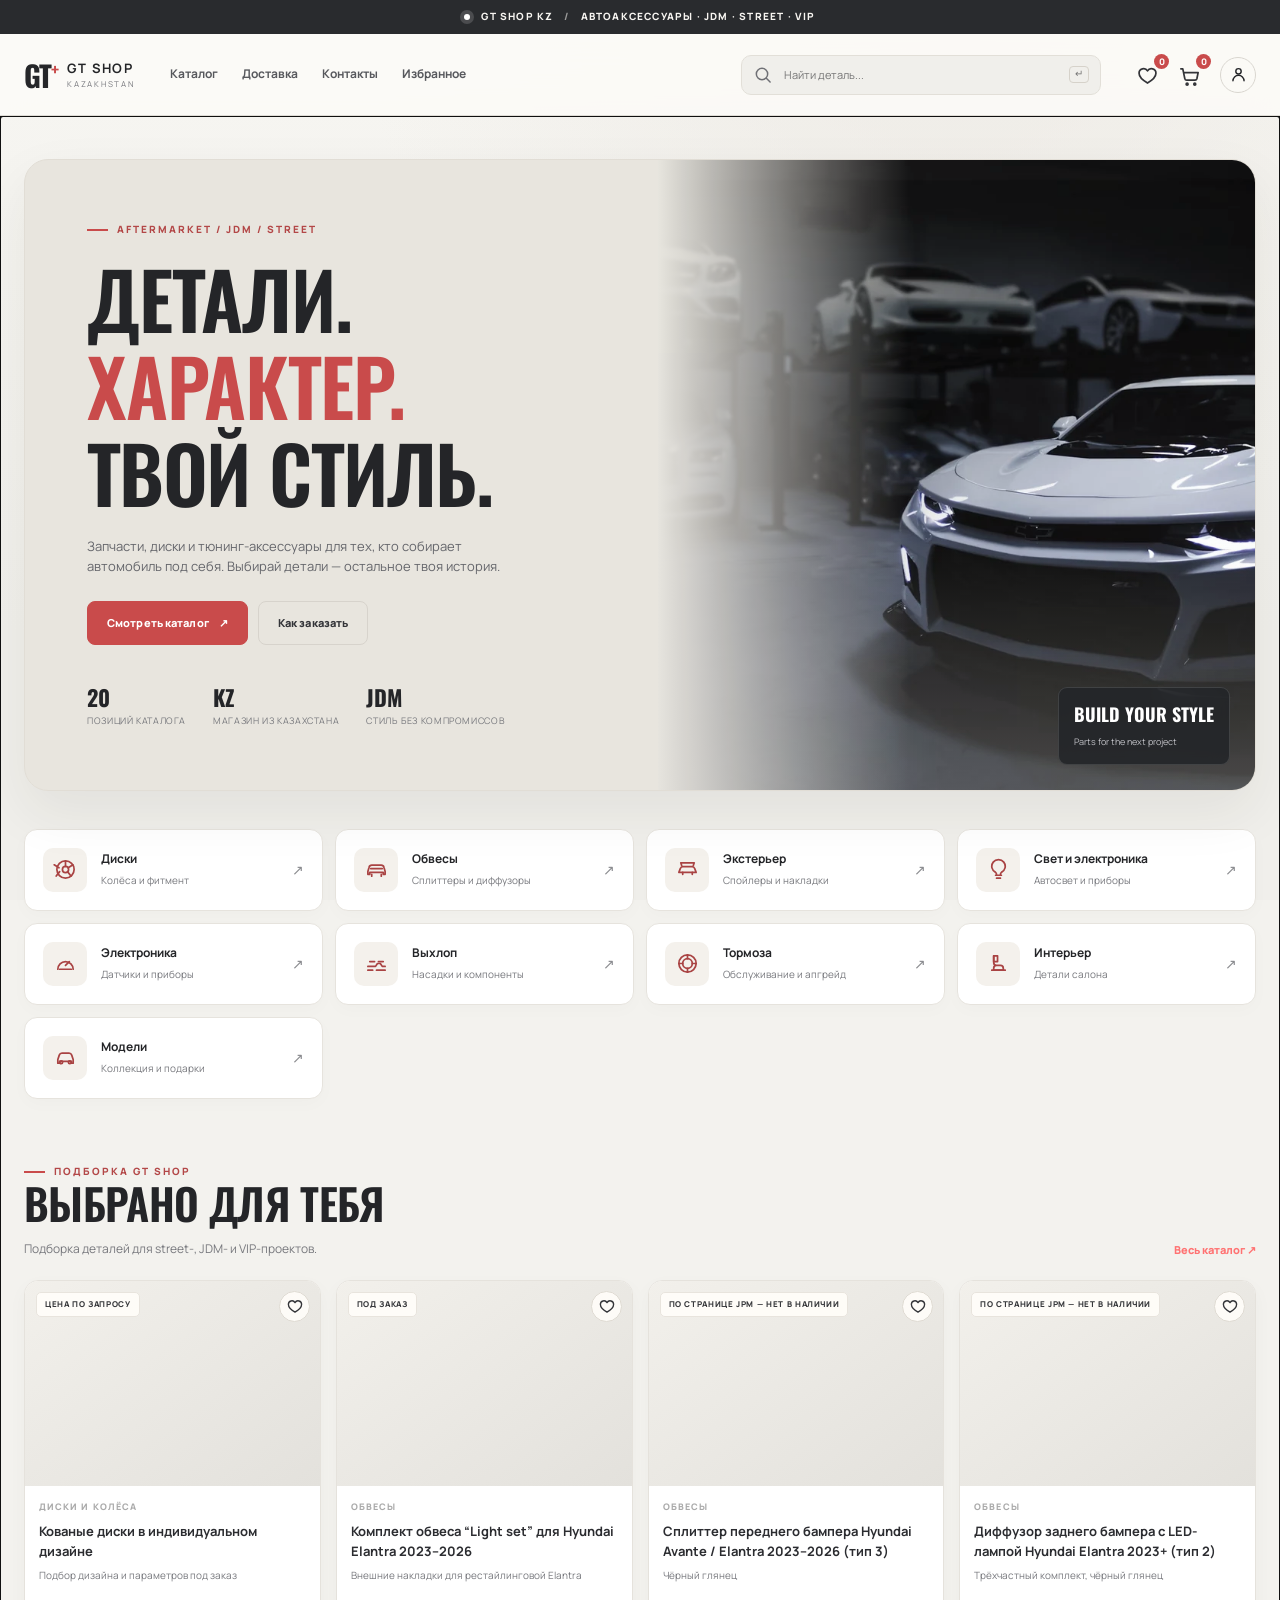
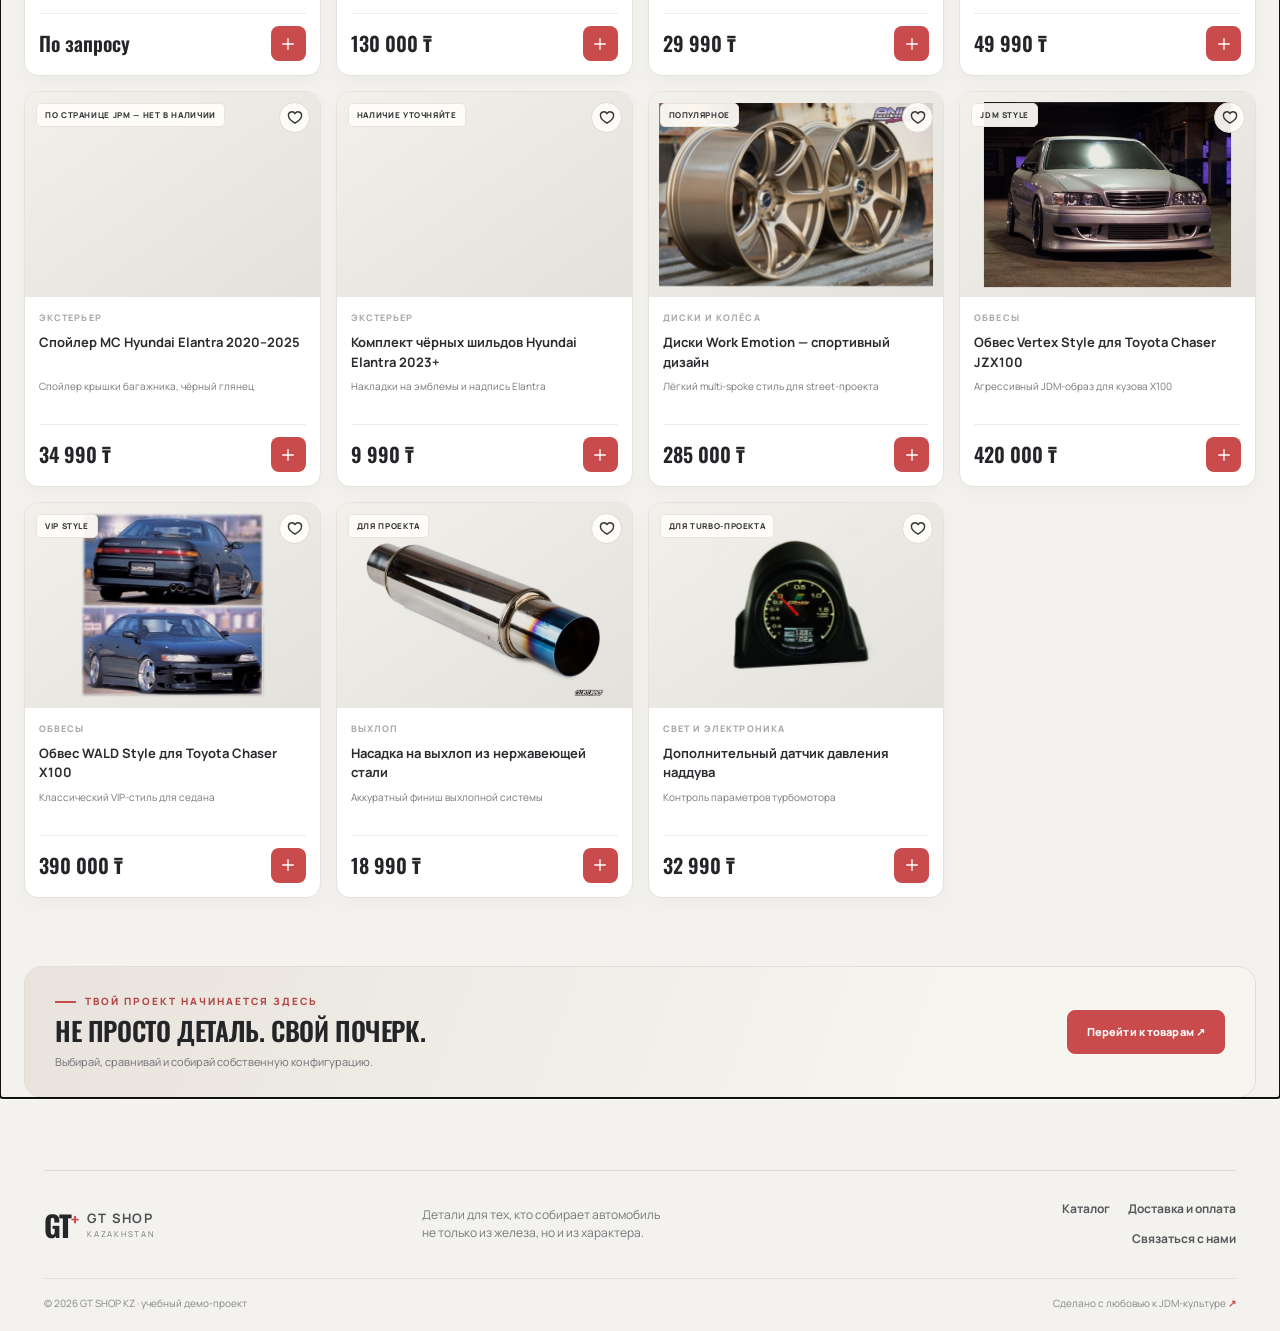
<file: backup/2026-10-28/index.html>
<!doctype html>
<html lang="ru">
<head>
  <meta charset="utf-8">
  <meta name="viewport" content="width=device-width, initial-scale=1">
  <meta name="theme-color" content="#f4f3ef">
  <meta name="description" content="GT SHOP KZ — демо-каталог автомобильных дисков, обвесов и аксессуаров.">
  <title>GT SHOP KZ — parts for your style</title>
  <link rel="preconnect" href="https://fonts.googleapis.com">
  <link rel="preconnect" href="https://fonts.gstatic.com" crossorigin>
  <link href="https://fonts.googleapis.com/css2?family=Manrope:wght@400;500;600;700;800&family=Oswald:wght@500;600;700&display=swap" rel="stylesheet">
  <link rel="stylesheet" href="styles.css">
  <script src="app.js" defer></script>
</head>
<body>
  <div class="announcement"><span class="pulse"></span> GT SHOP KZ <span class="announcement-sep">/</span> АВТОАКСЕССУАРЫ · JDM · STREET · VIP</div>
  <header class="site-header">
    <a class="brand" href="#/" aria-label="GT SHOP KZ — главная">
      <span class="brand-mark">GT<span>+</span></span>
      <span class="brand-copy"><b>GT SHOP</b><small>KAZAKHSTAN</small></span>
    </a>
    <nav class="desktop-nav" aria-label="Главная навигация">
      <a href="#/catalog">Каталог</a>
      <a href="#/delivery">Доставка</a>
      <a href="#/contacts">Контакты</a>
      <a href="#/favorites">Избранное</a>
    </nav>
    <form id="search-form" class="header-search" role="search">
      <span aria-hidden="true"><svg class="ui-icon" width="20" height="20" viewBox="0 0 24 24" fill="none" stroke="currentColor" stroke-width="1.8" stroke-linecap="round"><circle cx="10.8" cy="10.8" r="6.8"/><path d="m16 16 4.5 4.5"/></svg></span>
      <input id="global-search" type="search" placeholder="Найти деталь..." aria-label="Найти товар">
      <kbd>↵</kbd>
    </form>
    <div class="header-actions">
      <a class="icon-link favorite-link" href="#/favorites" aria-label="Избранное" title="Избранное"><svg class="ui-icon" width="23" height="23" viewBox="0 0 24 24" fill="none" stroke="currentColor" stroke-width="1.8" stroke-linecap="round" stroke-linejoin="round" aria-hidden="true"><path d="M20.8 8.7c0 5.1-8.8 10.1-8.8 10.1S3.2 13.8 3.2 8.7A4.7 4.7 0 0 1 12 6.2a4.7 4.7 0 0 1 8.8 2.5Z"/></svg><span id="favorite-count" class="tiny-count">0</span></a>
      <a class="icon-link cart-link" href="#/cart" aria-label="Корзина" title="Корзина"><svg class="ui-icon" width="23" height="23" viewBox="0 0 24 24" fill="none" stroke="currentColor" stroke-width="1.8" stroke-linecap="round" stroke-linejoin="round" aria-hidden="true"><path d="M3 4h2l2.1 10.2a2 2 0 0 0 2 1.6h8.7a2 2 0 0 0 1.9-1.5L21 8H6"/><circle cx="9.5" cy="20" r="1"/><circle cx="17.5" cy="20" r="1"/></svg><span id="cart-count" class="tiny-count">0</span></a>
      <a class="account-link" href="#/profile" aria-label="Профиль"><svg class="ui-icon" width="19" height="19" viewBox="0 0 24 24" fill="none" stroke="currentColor" stroke-width="1.8" stroke-linecap="round" stroke-linejoin="round" aria-hidden="true"><circle cx="12" cy="8" r="3.4"/><path d="M5 20a7 7 0 0 1 14 0"/></svg></a>
    </div>
  </header>
  <nav class="mobile-nav" aria-label="Мобильная навигация">
    <a href="#/">Главная</a><a href="#/catalog">Каталог</a><a href="#/delivery">Доставка</a><a href="#/favorites">Избранное</a><a href="#/cart">Корзина</a><a href="#/profile">Профиль</a>
  </nav>
  <main id="app" tabindex="-1">
    <div class="loading-state">Загружаем каталог GT SHOP KZ…</div>
  </main>
  <footer class="site-footer">
    <div class="footer-top">
      <a class="brand footer-brand" href="#/"><span class="brand-mark">GT<span>+</span></span><span class="brand-copy"><b>GT SHOP</b><small>KAZAKHSTAN</small></span></a>
      <p>Детали для тех, кто собирает автомобиль<br>не только из железа, но и из характера.</p>
      <div class="footer-links"><a href="#/catalog">Каталог</a><a href="#/delivery">Доставка и оплата</a><a href="#/contacts">Связаться с нами</a></div>
    </div>
    <div class="footer-bottom"><span>© <span id="year"></span> GT SHOP KZ · учебный демо-проект</span><span>Сделано с любовью к JDM-культуре <b>↗</b></span></div>
  </footer>
  <div id="toast" class="toast" role="status" aria-live="polite"></div>
</body>
</html>
</file>
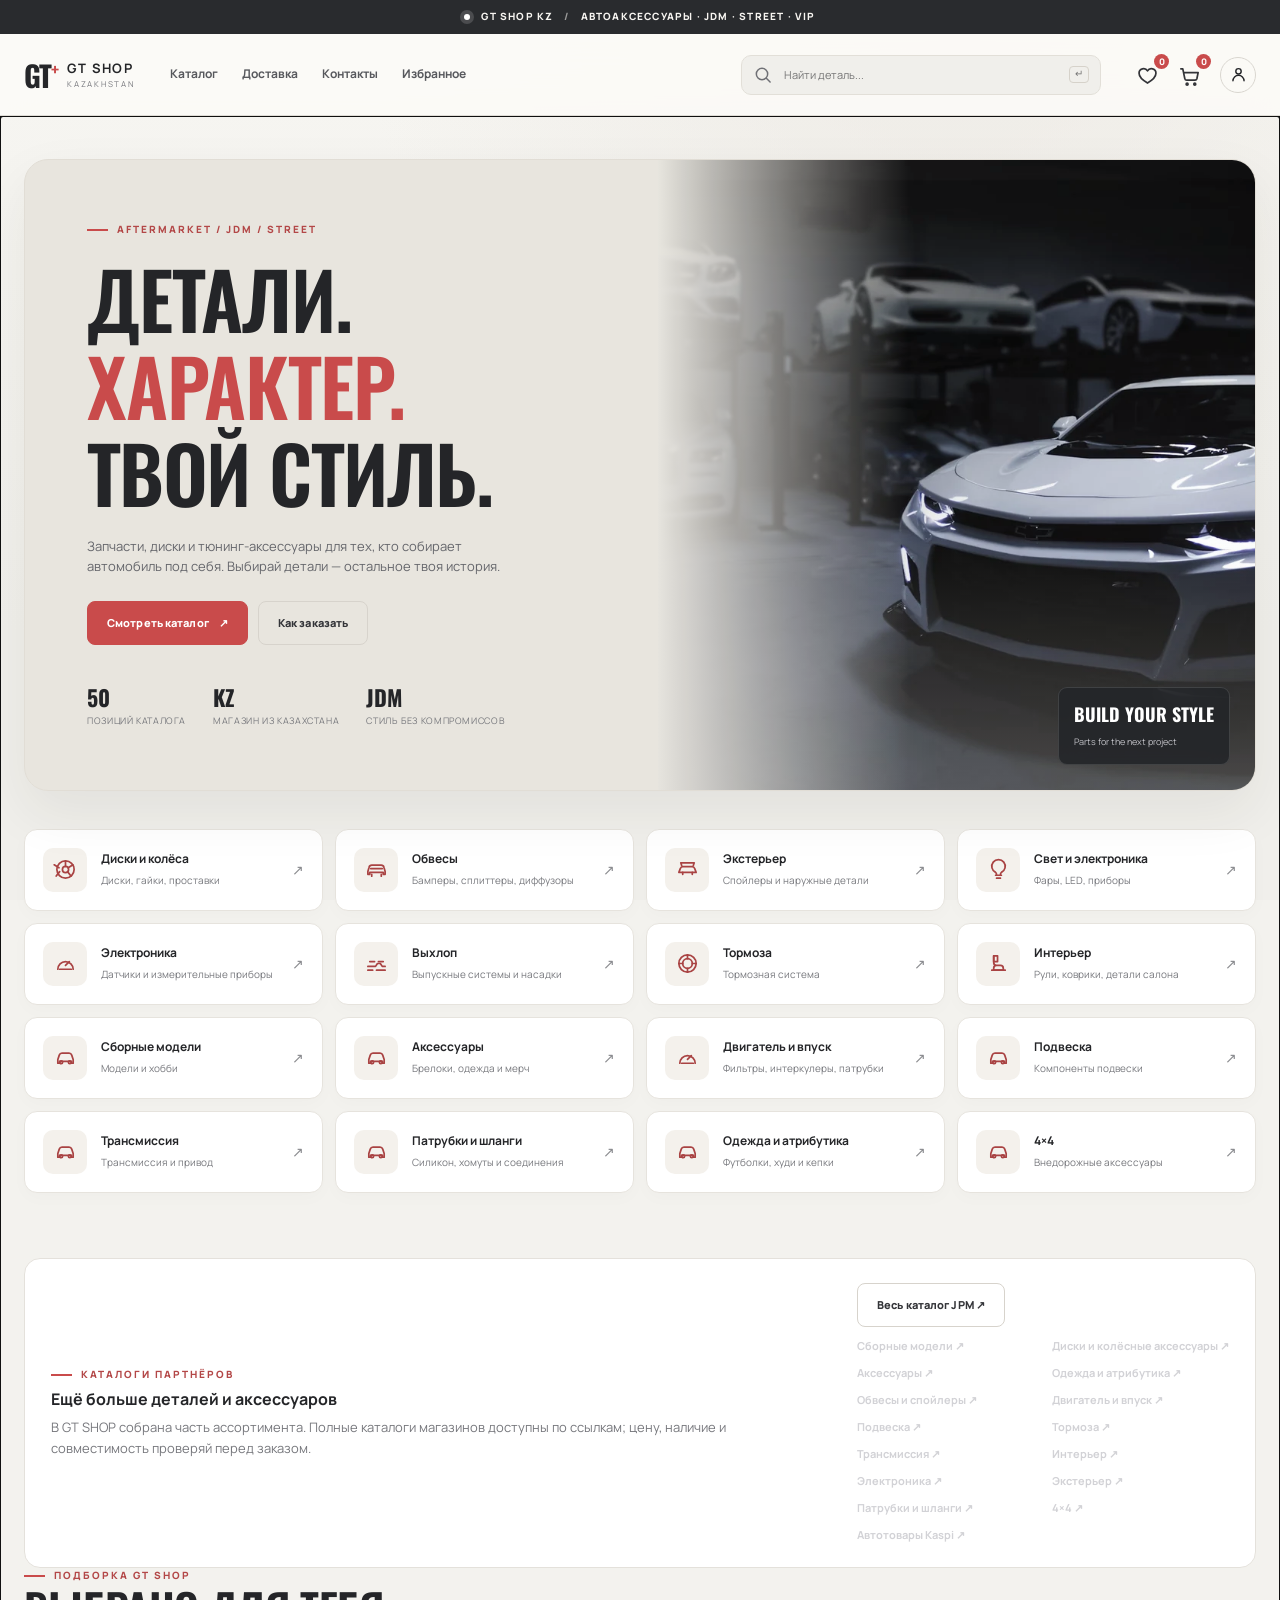
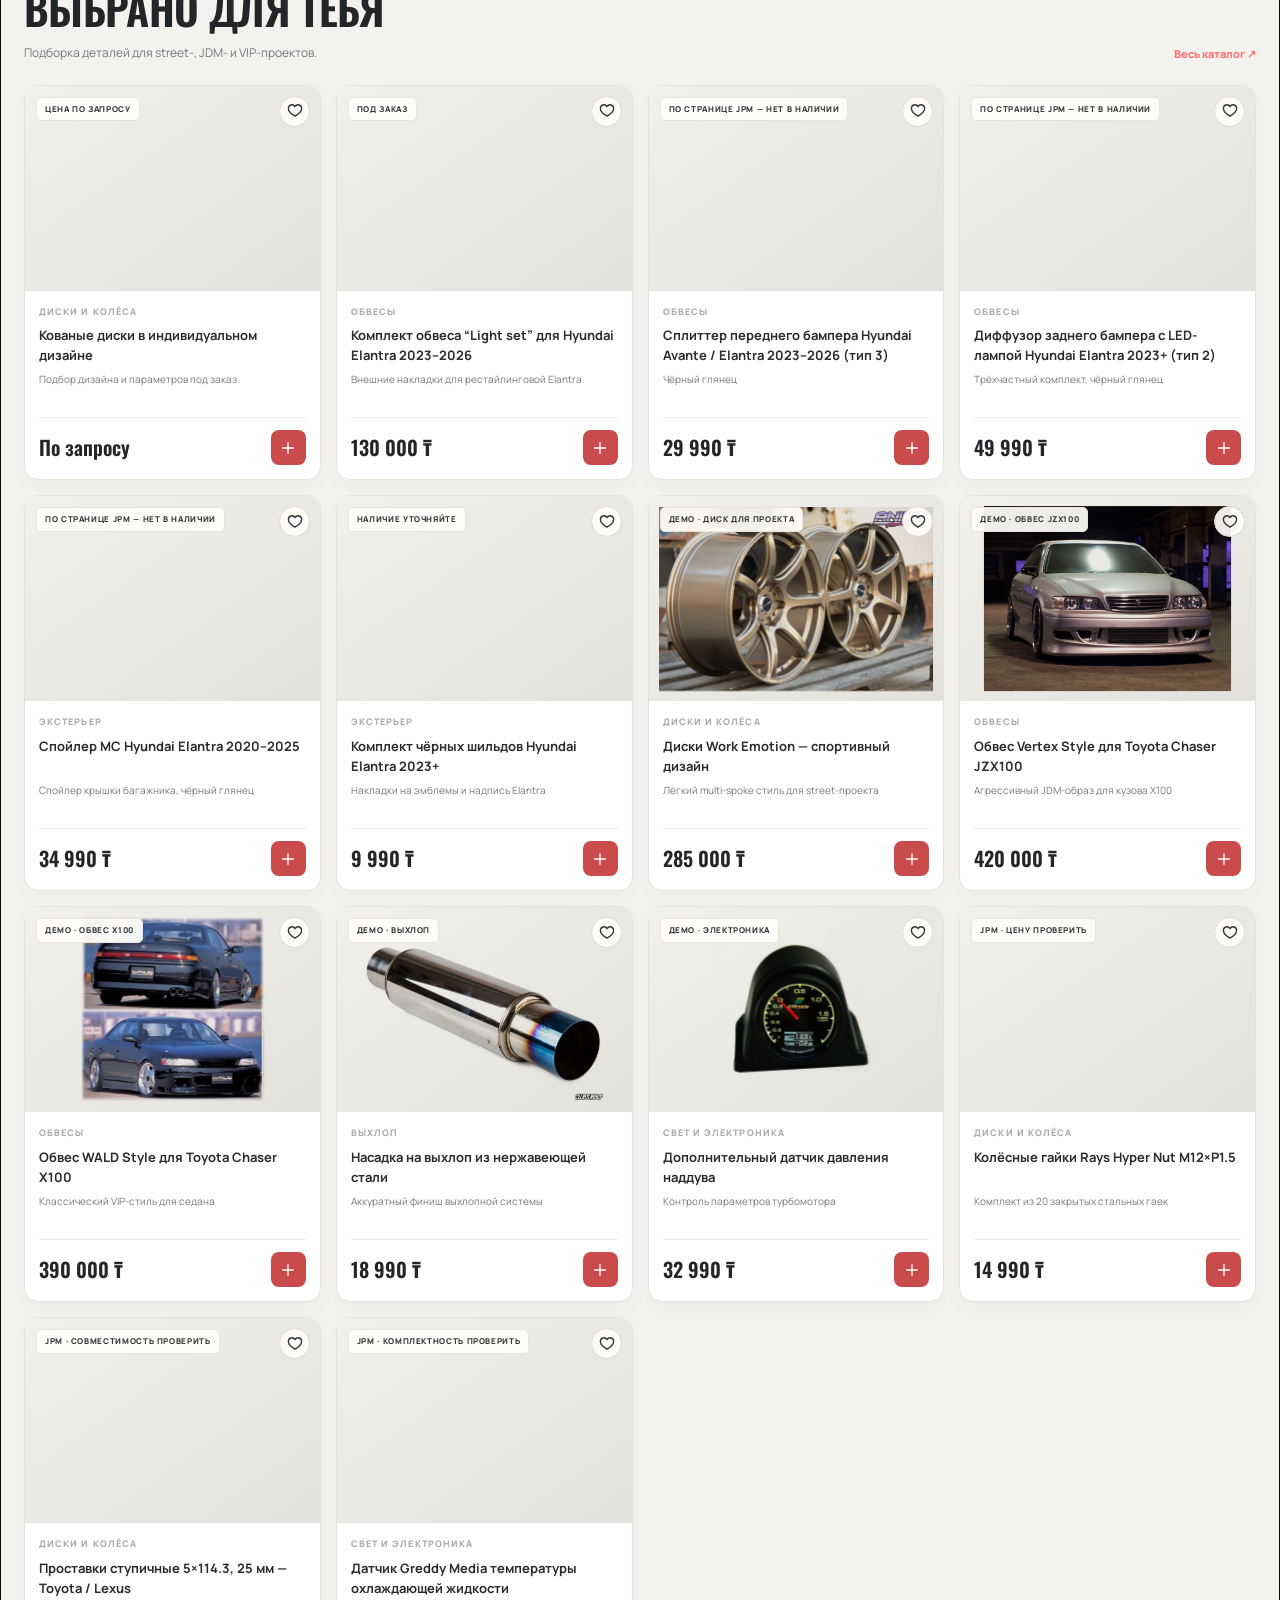
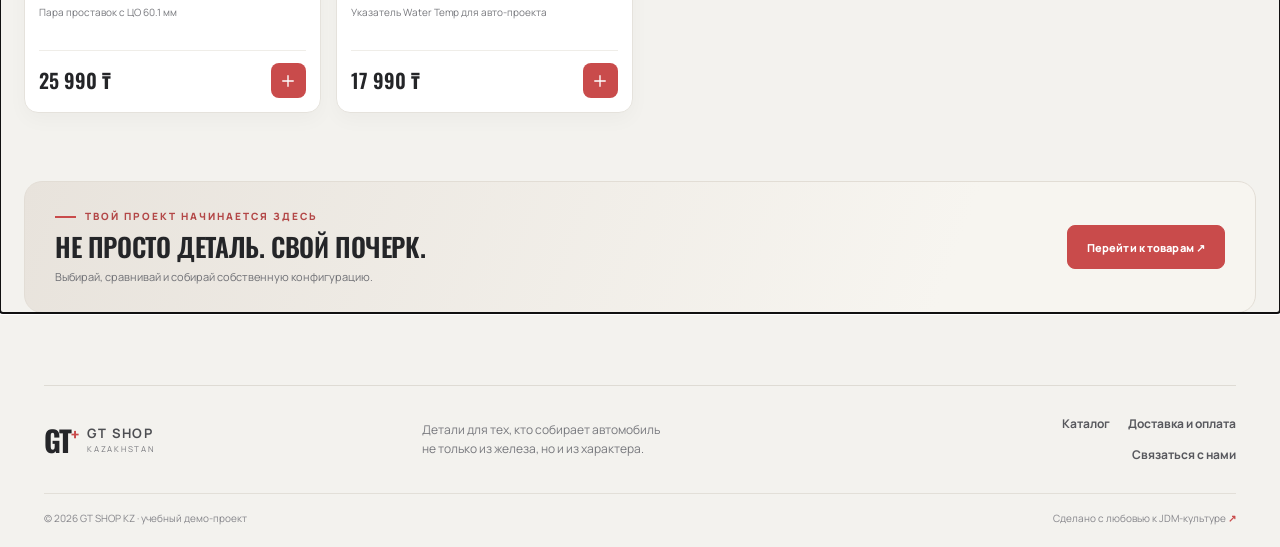
<file: backup/2026-10-29/index.html>
<!doctype html>
<html lang="ru">
<head>
  <meta charset="utf-8">
  <meta name="viewport" content="width=device-width, initial-scale=1">
  <meta name="theme-color" content="#f4f3ef">
  <meta name="description" content="GT SHOP KZ — демо-каталог автомобильных дисков, обвесов и аксессуаров.">
  <title>GT SHOP KZ — parts for your style</title>
  <link rel="preconnect" href="https://fonts.googleapis.com">
  <link rel="preconnect" href="https://fonts.gstatic.com" crossorigin>
  <link href="https://fonts.googleapis.com/css2?family=Manrope:wght@400;500;600;700;800&family=Oswald:wght@500;600;700&display=swap" rel="stylesheet">
  <link rel="stylesheet" href="styles.css">
  <script src="catalog-import/jpm-products.js" defer></script>
  <script src="app.js" defer></script>
</head>
<body>
  <div class="announcement"><span class="pulse"></span> GT SHOP KZ <span class="announcement-sep">/</span> АВТОАКСЕССУАРЫ · JDM · STREET · VIP</div>
  <header class="site-header">
    <a class="brand" href="#/" aria-label="GT SHOP KZ — главная">
      <span class="brand-mark">GT<span>+</span></span>
      <span class="brand-copy"><b>GT SHOP</b><small>KAZAKHSTAN</small></span>
    </a>
    <nav class="desktop-nav" aria-label="Главная навигация">
      <a href="#/catalog">Каталог</a>
      <a href="#/delivery">Доставка</a>
      <a href="#/contacts">Контакты</a>
      <a href="#/favorites">Избранное</a>
    </nav>
    <form id="search-form" class="header-search" role="search">
      <span aria-hidden="true"><svg class="ui-icon" width="20" height="20" viewBox="0 0 24 24" fill="none" stroke="currentColor" stroke-width="1.8" stroke-linecap="round"><circle cx="10.8" cy="10.8" r="6.8"/><path d="m16 16 4.5 4.5"/></svg></span>
      <input id="global-search" type="search" placeholder="Найти деталь..." aria-label="Найти товар">
      <kbd>↵</kbd>
    </form>
    <div class="header-actions">
      <a class="icon-link favorite-link" href="#/favorites" aria-label="Избранное" title="Избранное"><svg class="ui-icon" width="23" height="23" viewBox="0 0 24 24" fill="none" stroke="currentColor" stroke-width="1.8" stroke-linecap="round" stroke-linejoin="round" aria-hidden="true"><path d="M20.8 8.7c0 5.1-8.8 10.1-8.8 10.1S3.2 13.8 3.2 8.7A4.7 4.7 0 0 1 12 6.2a4.7 4.7 0 0 1 8.8 2.5Z"/></svg><span id="favorite-count" class="tiny-count">0</span></a>
      <a class="icon-link cart-link" href="#/cart" aria-label="Корзина" title="Корзина"><svg class="ui-icon" width="23" height="23" viewBox="0 0 24 24" fill="none" stroke="currentColor" stroke-width="1.8" stroke-linecap="round" stroke-linejoin="round" aria-hidden="true"><path d="M3 4h2l2.1 10.2a2 2 0 0 0 2 1.6h8.7a2 2 0 0 0 1.9-1.5L21 8H6"/><circle cx="9.5" cy="20" r="1"/><circle cx="17.5" cy="20" r="1"/></svg><span id="cart-count" class="tiny-count">0</span></a>
      <a class="account-link" href="#/profile" aria-label="Профиль"><svg class="ui-icon" width="19" height="19" viewBox="0 0 24 24" fill="none" stroke="currentColor" stroke-width="1.8" stroke-linecap="round" stroke-linejoin="round" aria-hidden="true"><circle cx="12" cy="8" r="3.4"/><path d="M5 20a7 7 0 0 1 14 0"/></svg></a>
    </div>
  </header>
  <nav class="mobile-nav" aria-label="Мобильная навигация">
    <a href="#/">Главная</a><a href="#/catalog">Каталог</a><a href="#/delivery">Доставка</a><a href="#/favorites">Избранное</a><a href="#/cart">Корзина</a><a href="#/profile">Профиль</a>
  </nav>
  <main id="app" tabindex="-1">
    <div class="loading-state">Загружаем каталог GT SHOP KZ…</div>
  </main>
  <footer class="site-footer">
    <div class="footer-top">
      <a class="brand footer-brand" href="#/"><span class="brand-mark">GT<span>+</span></span><span class="brand-copy"><b>GT SHOP</b><small>KAZAKHSTAN</small></span></a>
      <p>Детали для тех, кто собирает автомобиль<br>не только из железа, но и из характера.</p>
      <div class="footer-links"><a href="#/catalog">Каталог</a><a href="#/delivery">Доставка и оплата</a><a href="#/contacts">Связаться с нами</a></div>
    </div>
    <div class="footer-bottom"><span>© <span id="year"></span> GT SHOP KZ · учебный демо-проект</span><span>Сделано с любовью к JDM-культуре <b>↗</b></span></div>
  </footer>
  <div id="toast" class="toast" role="status" aria-live="polite"></div>
</body>
</html>
</file>
<file: backup/2026-10-28/styles.css>
:root{--bg:#101113;--panel:#191a1d;--panel-2:#202125;--line:#303136;--text:#f4f3f1;--muted:#a7a7ab;--red:#ef3434;--red-dark:#c81f29;--green:#a9e0b5;--radius:18px;--max:1240px;--shadow:0 24px 60px #0005}*{box-sizing:border-box}html{scroll-behavior:smooth}body{margin:0;background:var(--bg);color:var(--text);font-family:Manrope,Arial,sans-serif;font-size:14px;line-height:1.55}body:before{content:"";position:fixed;inset:0;pointer-events:none;z-index:-1;background:radial-gradient(ellipse at 75% 0%,#25232655,transparent 42%),linear-gradient(180deg,#141416 0%,#101113 55%)}a{color:inherit;text-decoration:none}button,input,select,textarea{font:inherit}button,a,input,select,textarea{-webkit-tap-highlight-color:transparent}button{cursor:pointer}img{display:block;max-width:100%}.announcement{display:flex;align-items:center;justify-content:center;gap:11px;min-height:31px;background:var(--red);font-size:10px;letter-spacing:.14em;font-weight:800}.pulse{height:6px;width:6px;background:white;border-radius:50%;box-shadow:0 0 0 4px #ffffff28}.announcement-sep{opacity:.55}.site-header{height:82px;padding:0 max(24px,calc((100% - var(--max))/2));display:flex;align-items:center;gap:35px;background:#111214ef;border-bottom:1px solid #ffffff13;position:sticky;top:0;z-index:30;backdrop-filter:blur(18px)}.brand{display:inline-flex;align-items:center;gap:10px;flex-shrink:0}.brand-mark{font-family:Oswald,sans-serif;font-size:29px;letter-spacing:-.08em;font-weight:700;line-height:1}.brand-mark span{color:var(--red);font-size:18px;vertical-align:top;margin-left:2px}.brand-copy{display:flex;flex-direction:column;line-height:1.25;letter-spacing:.09em}.brand-copy b{font-size:13px}.brand-copy small{font-size:8px;color:var(--muted);letter-spacing:.22em;margin-top:3px}.desktop-nav{display:flex;gap:24px;white-space:nowrap}.desktop-nav a,.footer-links a{color:#c7c7ca;font-size:12px;font-weight:700;transition:color .2s}.desktop-nav a:hover,.footer-links a:hover{color:white}.header-search{height:40px;display:flex;align-items:center;gap:9px;padding:0 11px;border:1px solid var(--line);background:#1b1c1f;border-radius:10px;flex:1;max-width:360px;margin-left:auto;color:var(--muted)}.header-search>span{font-size:25px;line-height:1}.header-search input{min-width:0;width:100%;background:transparent;border:0;outline:0;color:var(--text);font-size:11px}.header-search kbd{font-size:10px;border:1px solid #ffffff20;border-radius:4px;padding:0 5px;color:#777;white-space:nowrap}.header-actions{display:flex;align-items:center;gap:19px}.icon-link{position:relative;font-size:25px;line-height:1;color:#e9e9eb}.tiny-count{position:absolute;right:-10px;top:-7px;background:var(--red);font-size:9px;min-width:15px;height:15px;line-height:15px;text-align:center;border-radius:100px;font-weight:800;color:#fff}.account-link{display:grid;place-items:center;border:1px solid var(--line);width:36px;height:36px;border-radius:50%;font-size:17px}.mobile-nav{display:none}.site-footer{max-width:var(--max);margin:72px auto 0;padding:0 24px 20px}.footer-top{display:grid;grid-template-columns:1.2fr 1.7fr 1fr;gap:30px;align-items:center;padding:29px 0;border-top:1px solid var(--line)}.footer-top p{margin:0;color:var(--muted);font-size:12px}.footer-links{display:flex;flex-wrap:wrap;gap:12px 18px;justify-content:flex-end}.footer-bottom{border-top:1px solid #ffffff12;padding-top:17px;display:flex;justify-content:space-between;color:#707076;font-size:10px}.footer-bottom b{color:var(--red)}#app{min-height:55vh}.container{width:min(var(--max),calc(100% - 48px));margin-inline:auto}.eyebrow{display:flex;align-items:center;gap:9px;color:#ff6767;text-transform:uppercase;font-size:10px;font-weight:800;letter-spacing:.2em}.eyebrow:before{content:"";height:2px;width:21px;background:var(--red)}h1,h2,h3,p{margin-top:0}h1,h2,h3{line-height:1.12}h1,h2{font-family:Oswald,Manrope,sans-serif;text-transform:uppercase;font-weight:600;letter-spacing:-.015em}h1{font-size:clamp(42px,6.5vw,78px);margin:17px 0 19px}h2{font-size:clamp(29px,4vw,43px);margin-bottom:12px}h3{font-size:16px}.muted{color:var(--muted)}.red{color:var(--red)}.btn{display:inline-flex;align-items:center;justify-content:center;gap:10px;min-height:44px;padding:0 19px;border-radius:8px;background:var(--red);border:1px solid var(--red);color:white;font-weight:800;font-size:11px;letter-spacing:.01em;transition:background .2s,transform .2s,border-color .2s}.btn:hover{background:var(--red-dark);border-color:var(--red-dark);transform:translateY(-1px)}.btn.secondary{background:transparent;border-color:#ffffff2a;color:var(--text)}.btn.secondary:hover{background:#ffffff0c;border-color:#ffffff66}.btn.small{min-height:36px;padding:0 13px;font-size:10px}.btn:disabled{opacity:.4;cursor:not-allowed;transform:none}.text-link{color:#ff7272;font-weight:800;font-size:11px}.section-head{display:flex;justify-content:space-between;align-items:end;gap:20px;margin-bottom:22px}.section-head p{color:var(--muted);font-size:12px;margin:0}.hero{padding:43px 0 38px}.hero-panel{min-height:450px;border:1px solid #ffffff14;border-radius:24px;position:relative;overflow:hidden;background:#151619;display:grid;grid-template-columns:1.03fr .97fr;box-shadow:var(--shadow)}.hero-copy{padding:clamp(28px,5vw,62px);position:relative;z-index:2;display:flex;align-items:flex-start;justify-content:center;flex-direction:column}.hero-copy h1 span{color:var(--red)}.hero-copy>p{max-width:430px;color:#b8b8bc;font-size:13px;margin:0 0 25px}.hero-actions{display:flex;flex-wrap:wrap;gap:10px}.hero-meta{display:flex;gap:27px;margin-top:35px}.hero-meta strong{display:block;font-family:Oswald,sans-serif;font-size:22px}.hero-meta span{display:block;color:var(--muted);font-size:9px;letter-spacing:.07em;text-transform:uppercase}.hero-art{position:relative;min-height:360px;background:linear-gradient(135deg,#292a2f 0%,#111214 68%);overflow:hidden}.hero-art:before{content:"";position:absolute;inset:0;background:linear-gradient(90deg,#151619 0%,transparent 40%),linear-gradient(0deg,#15161955,transparent 40%),url('${photos[0]}') center/cover;opacity:.88;filter:saturate(.78)}.hero-art:after{content:"NORTH / SOUTH / EAST / WEST";position:absolute;right:-50px;top:40px;writing-mode:vertical-rl;letter-spacing:.45em;color:#ffffff72;font-size:9px}.hero-tag{position:absolute;bottom:25px;right:25px;padding:13px 15px;background:#111214bd;border:1px solid #ffffff2a;border-radius:9px;backdrop-filter:blur(9px)}.hero-tag b{display:block;font-family:Oswald,sans-serif;font-size:18px}.hero-tag span{font-size:9px;color:#c1c1c6}.category-strip{display:grid;grid-template-columns:repeat(4,1fr);gap:12px;margin:0 0 65px}.category-tile{padding:18px;background:var(--panel);border:1px solid var(--line);border-radius:13px;display:flex;align-items:center;gap:14px;transition:border-color .2s,transform .2s}.category-tile:hover{transform:translateY(-3px);border-color:#ffffff55}.category-icon{width:44px;height:44px;display:grid;place-items:center;background:#ffffff08;border-radius:10px;font-size:22px}.category-tile strong{display:block;font-size:12px}.category-tile small{color:var(--muted);font-size:10px}.category-tile .arr{margin-left:auto;color:#777}.section{margin-bottom:68px}.product-grid{display:grid;grid-template-columns:repeat(4,minmax(0,1fr));gap:15px}.product-card{position:relative;min-width:0;background:var(--panel);border:1px solid #ffffff12;border-radius:14px;overflow:hidden;transition:transform .2s,border-color .2s}.product-card:hover{transform:translateY(-4px);border-color:#ffffff35}.product-image{height:205px;position:relative;background:#242529;overflow:hidden;display:block}.product-image img{width:100%;height:100%;object-fit:cover;object-position:center 52%;transition:transform .45s;opacity:1}.product-card:hover .product-image img{transform:scale(1.045)}.product-badge{position:absolute;top:11px;left:11px;background:#111214d9;border:1px solid #ffffff22;border-radius:5px;padding:5px 8px;font-size:8px;font-weight:800;text-transform:uppercase;letter-spacing:.08em}.heart-btn{position:absolute;right:10px;top:10px;width:31px;height:31px;display:grid;place-items:center;border-radius:50%;border:1px solid #ffffff40;background:#111214c9;color:#fff;font-size:18px}.heart-btn.active{color:#ff5f67;border-color:#ff5f67}.product-info{padding:14px}.product-category{font-size:9px;letter-spacing:.12em;text-transform:uppercase;color:#aaa;font-weight:800}.product-info h3{font-size:13px;line-height:1.5;margin:8px 0 7px;min-height:39px}.product-short{font-size:10px;color:var(--muted);min-height:32px}.product-bottom{display:flex;justify-content:space-between;align-items:center;gap:8px;margin-top:13px;padding-top:12px;border-top:1px solid #ffffff12}.price{font-family:Oswald,sans-serif;font-size:20px;font-weight:600;white-space:nowrap}.price-old{font-family:Manrope,sans-serif;font-size:10px;text-decoration:line-through;color:#777;margin-left:5px}.add-btn{width:35px;height:35px;flex-shrink:0;display:grid;place-items:center;border-radius:8px;background:#f13434;color:#fff;font-size:22px;border:0}.add-btn:hover{background:#c81f29}.promo-band{display:grid;grid-template-columns:1fr auto;align-items:center;gap:25px;background:linear-gradient(110deg,#262124,#19181b 66%);border:1px solid #ffffff12;border-radius:18px;padding:27px 30px;margin:0 0 68px}.promo-band h2{font-size:26px;margin:7px 0}.promo-band p{color:var(--muted);font-size:11px;margin:0}.page-head{padding:46px 0 26px}.page-head h1{font-size:clamp(37px,5vw,59px);margin:10px 0}.breadcrumbs{display:flex;gap:8px;flex-wrap:wrap;font-size:10px;color:#888}.breadcrumbs a:hover{color:#fff}.catalog-layout{display:grid;grid-template-columns:215px minmax(0,1fr);gap:25px;padding-bottom:45px}.filter-panel{background:var(--panel);border:1px solid var(--line);padding:18px;border-radius:13px;height:max-content;position:sticky;top:100px}.filter-panel h3{margin-bottom:20px}.filter-group{border-top:1px solid var(--line);padding:17px 0}.filter-group>strong{display:block;font-size:11px;margin-bottom:11px}.filter-group label{display:flex;gap:9px;align-items:center;color:#b8b8bc;font-size:11px;margin:10px 0;cursor:pointer}.filter-group input[type=checkbox]{accent-color:var(--red)}.filter-group input[type=range]{width:100%;accent-color:var(--red)}.filter-group select,.control,.form-field input,.form-field textarea,.form-field select{width:100%;background:#111214;border:1px solid var(--line);color:var(--text);border-radius:8px;min-height:40px;padding:9px 11px;outline:none}.filter-group select:focus,.control:focus,.form-field input:focus,.form-field textarea:focus,.form-field select:focus{border-color:#ea5555}.catalog-toolbar{display:flex;align-items:center;justify-content:space-between;gap:15px;margin-bottom:15px}.catalog-toolbar p{font-size:11px;color:var(--muted);margin:0}.catalog-toolbar select{background:var(--panel);border:1px solid var(--line);color:var(--text);border-radius:7px;padding:10px;font-size:10px}.empty-state{padding:55px 20px;text-align:center;border:1px dashed #ffffff26;border-radius:15px;color:var(--muted)}.empty-state strong{display:block;color:var(--text);font-size:16px;margin:10px}.product-detail{display:grid;grid-template-columns:1fr 1fr;gap:38px;padding:24px 0 60px}.detail-image{border:1px solid var(--line);background:var(--panel);border-radius:18px;overflow:hidden;min-height:380px}.detail-image img{width:100%;height:100%;min-height:380px;max-height:560px;object-fit:cover}.detail-copy{padding:12px 0}.detail-copy h1{font-size:clamp(30px,4vw,48px);margin:12px 0}.detail-copy .price{font-size:32px;margin:15px 0}.detail-copy p{color:var(--muted);font-size:12px;line-height:1.85}.detail-meta{display:flex;gap:10px;flex-wrap:wrap;margin:18px 0}.pill{background:#ffffff08;border:1px solid #ffffff1e;padding:7px 10px;border-radius:100px;color:#ccc;font-size:9px}.spec-table{margin:22px 0;border-top:1px solid var(--line)}.spec-row{display:flex;justify-content:space-between;gap:20px;border-bottom:1px solid var(--line);padding:11px 0;font-size:11px}.spec-row span{color:var(--muted)}.buy-row{display:flex;gap:10px;margin-top:20px;flex-wrap:wrap}.quantity-control{display:flex;border:1px solid var(--line);border-radius:8px;overflow:hidden}.quantity-control button{width:36px;background:var(--panel);color:var(--text);border:0}.quantity-control span{display:grid;place-items:center;min-width:30px}.cart-layout{display:grid;grid-template-columns:minmax(0,1fr) 320px;gap:24px;padding-bottom:50px}.cart-list,.summary-box,.form-panel,.info-card{background:var(--panel);border:1px solid var(--line);border-radius:14px;padding:19px}.cart-item{display:grid;grid-template-columns:96px minmax(0,1fr) auto;gap:15px;align-items:center;padding:15px 0;border-bottom:1px solid var(--line)}.cart-item:first-child{padding-top:0}.cart-item:last-child{border-bottom:0;padding-bottom:0}.cart-item img{width:96px;height:83px;border-radius:9px;object-fit:cover;background:#25262a}.cart-item h3{font-size:12px;margin:0 0 4px}.cart-item p{font-size:10px;color:var(--muted);margin:0 0 8px}.cart-item .price{font-size:17px}.cart-item-actions{display:flex;align-items:center;gap:12px;margin-top:8px}.link-button{background:transparent;color:#999;border:0;font-size:10px;padding:0}.link-button:hover{color:#ff7b7b}.summary-box h3{margin-bottom:17px}.summary-row{display:flex;justify-content:space-between;gap:20px;padding:9px 0;color:var(--muted);font-size:11px}.summary-row.total{border-top:1px solid var(--line);margin-top:8px;padding-top:17px;color:var(--text);font-weight:800;font-size:13px}.summary-box .btn{width:100%;margin-top:15px}.summary-note{font-size:9px;color:#818187;line-height:1.7;margin-top:12px}.checkout-grid{display:grid;grid-template-columns:minmax(0,1fr) 340px;gap:24px;padding-bottom:50px}.form-panel h3{margin-bottom:19px}.form-grid{display:grid;grid-template-columns:1fr 1fr;gap:14px}.form-field{margin-bottom:14px}.form-field label{display:block;font-size:10px;color:#c2c2c6;margin-bottom:6px;font-weight:700}.form-field input,.form-field textarea,.form-field select{font-size:11px;min-height:42px}.form-field textarea{min-height:90px;resize:vertical}.full{grid-column:1/-1}.notice{border:1px solid #66563c;background:#342b1f;color:#f0d4a4;border-radius:9px;padding:12px 14px;font-size:10px;line-height:1.6;margin-bottom:17px}.success-panel{max-width:680px;margin:0 auto 60px;padding:40px;text-align:center;background:var(--panel);border:1px solid #ffffff1a;border-radius:18px}.success-icon{display:grid;place-items:center;margin:0 auto 20px;width:58px;height:58px;background:#1e3827;color:#a9e0b5;border-radius:50%;font-size:28px}.success-panel h1{font-size:42px}.success-panel p{color:var(--muted);font-size:12px;line-height:1.8}.account-grid{display:grid;grid-template-columns:250px minmax(0,1fr);gap:22px;padding-bottom:50px}.account-menu{padding:15px;background:var(--panel);border:1px solid var(--line);border-radius:12px;height:max-content}.account-menu a{display:block;padding:10px;border-radius:7px;font-size:11px;color:#c7c7ca}.account-menu a.active,.account-menu a:hover{background:#ffffff0a;color:#fff}.account-menu a.active{border-left:2px solid var(--red)}.order-card{border:1px solid var(--line);border-radius:10px;padding:14px;margin-top:12px}.order-card-head{display:flex;justify-content:space-between;gap:10px;font-size:11px;font-weight:800}.status{display:inline-block;color:var(--green);background:#24422c88;padding:3px 8px;border-radius:100px;font-size:9px}.order-card p{font-size:10px;color:var(--muted);margin:8px 0 0}.info-grid{display:grid;grid-template-columns:repeat(3,1fr);gap:14px;padding-bottom:48px}.info-card .info-icon{font-size:24px;margin-bottom:14px}.info-card h3{font-size:13px}.info-card p{font-size:11px;color:var(--muted);line-height:1.8;margin:0}.map-placeholder{min-height:210px;display:grid;place-items:center;text-align:center;background:radial-gradient(ellipse,#2c2526,#171719 70%);border:1px solid var(--line);border-radius:14px;margin-bottom:50px;padding:20px}.map-placeholder b{display:block;font-family:Oswald,sans-serif;font-size:26px}.map-placeholder span{font-size:11px;color:var(--muted)}.toast{position:fixed;left:50%;bottom:24px;transform:translate(-50%,20px);opacity:0;pointer-events:none;background:#f3f3f3;color:#141414;padding:12px 17px;border-radius:8px;z-index:100;font-size:11px;font-weight:800;box-shadow:var(--shadow);transition:.25s;max-width:calc(100% - 30px)}.toast.show{opacity:1;transform:translate(-50%,0)}.loading-state{padding:80px;text-align:center;color:var(--muted)}.only-mobile{display:none}@media(max-width:1050px){.site-header{gap:20px}.desktop-nav{gap:15px}.product-grid{grid-template-columns:repeat(3,minmax(0,1fr))}.hero-panel{min-height:400px}.product-image{height:180px}.header-search{max-width:280px}}@media(max-width:760px){.announcement{font-size:8px;letter-spacing:.08em}.site-header{height:68px;padding:0 18px;gap:12px}.desktop-nav{display:none}.header-search{margin-left:auto;max-width:190px;height:36px}.header-search kbd{display:none}.header-actions{gap:12px}.account-link{display:none}.brand-copy b{font-size:11px}.brand-mark{font-size:25px}.header-search>span{font-size:20px}.header-search input{font-size:10px}.mobile-nav{position:sticky;top:68px;z-index:29;display:flex;justify-content:space-around;gap:5px;padding:10px 8px;background:#151517ee;border-bottom:1px solid var(--line);backdrop-filter:blur(16px)}.mobile-nav a{font-size:10px;color:#c3c3c8}.container{width:calc(100% - 32px)}.hero{padding:20px 0 30px}.hero-panel{grid-template-columns:1fr;min-height:0}.hero-copy{padding:28px 22px 22px}.hero-copy h1{font-size:47px}.hero-copy>p{font-size:12px}.hero-meta{margin-top:25px;gap:20px}.hero-art{min-height:235px}.hero-art:before{background:linear-gradient(0deg,#151619 0%,transparent 62%),url('${photos[0]}') center 54%/cover}.category-strip{grid-template-columns:repeat(2,1fr);gap:9px;margin-bottom:47px}.category-tile{padding:13px;gap:9px}.category-icon{width:37px;height:37px;font-size:18px}.category-tile strong{font-size:10px}.category-tile small{font-size:9px}.section{margin-bottom:48px}.section-head{align-items:start}.section-head p{max-width:135px;text-align:right}.product-grid{grid-template-columns:repeat(2,minmax(0,1fr));gap:9px}.product-image{height:145px}.product-info{padding:10px}.product-info h3{font-size:11px;min-height:50px}.product-short{font-size:9px}.product-bottom{gap:5px}.price{font-size:17px}.add-btn{width:31px;height:31px}.product-badge{font-size:7px;left:7px;top:7px}.heart-btn{width:28px;height:28px;right:7px;top:7px}.promo-band{grid-template-columns:1fr;padding:20px;margin-bottom:45px}.promo-band h2{font-size:23px}.page-head{padding:31px 0 19px}.page-head h1{font-size:42px}.catalog-layout{grid-template-columns:1fr;gap:14px}.filter-panel{position:static;padding:14px}.filter-panel>h3{margin:0 0 12px}.filter-group{padding:10px 0}.filter-group label{display:inline-flex;margin-right:12px}.catalog-toolbar{align-items:start}.catalog-toolbar select{max-width:155px}.product-detail{grid-template-columns:1fr;gap:18px;padding-top:5px}.detail-image,.detail-image img{min-height:260px;max-height:370px}.detail-copy h1{font-size:36px}.cart-layout,.checkout-grid{grid-template-columns:1fr;gap:15px}.cart-item{grid-template-columns:72px minmax(0,1fr);gap:11px}.cart-item img{width:72px;height:73px}.cart-item>div:last-child{grid-column:2}.cart-item .price{font-size:15px}.form-grid{grid-template-columns:1fr;gap:0}.full{grid-column:auto}.account-grid{grid-template-columns:1fr}.account-menu{display:flex;overflow:auto;gap:3px;padding:7px}.account-menu a{white-space:nowrap}.info-grid{grid-template-columns:1fr;gap:10px}.info-card{padding:16px}.footer-top{grid-template-columns:1fr;gap:15px}.footer-links{justify-content:flex-start}.footer-bottom{gap:10px;flex-direction:column}.site-footer{margin-top:45px;padding:0 16px 18px}.success-panel{padding:29px 19px}.success-panel h1{font-size:35px}.header-search{flex:1;min-width:80px}.header-actions{gap:12px}.favorite-link{font-size:22px}.cart-link{font-size:22px}}@media(max-width:380px){.brand-copy{display:none}.header-search{max-width:none}.hero-copy h1{font-size:42px}.product-image{height:125px}.product-info h3{font-size:10px}.price{font-size:15px}.category-tile{gap:7px;padding:10px}}

/* GT SHOP refresh: calm graphite + warm paper palette */
:root{--bg:#f3f2ee;--panel:#fff;--panel-2:#f8f7f4;--line:#e4e1db;--text:#242528;--muted:#77787d;--red:#c94b4b;--red-dark:#a93838;--green:#39764a;--radius:16px;--shadow:0 18px 50px #2020200b}
body{background:var(--bg);color:var(--text)}
body:before{background:radial-gradient(ellipse at 75% 0%,#e9e5df99,transparent 44%),linear-gradient(180deg,#f7f6f2 0%,#f0efeb 70%)}
.announcement{background:#292b2e;color:#f7f5f1;min-height:34px;letter-spacing:.12em}
.site-header{background:#fbfaf7f2;border-bottom:1px solid #dfdcd5;color:var(--text)}
.brand-mark{color:#252629}.brand-copy small{color:#77787d}
.desktop-nav a,.footer-links a{color:#57585d}.desktop-nav a:hover,.footer-links a:hover{color:var(--red)}
.header-search{background:#f0efeb;border-color:#e2dfd8;color:#6f7075}
.header-search input{color:#242528}.header-search kbd{border-color:#d6d2ca;color:#777}
.icon-link{color:#333438}.account-link{border-color:#d9d6cf}
.mobile-nav{background:#fbfaf7f2;border-color:#e1ded7}.mobile-nav a{color:#55565b}
.hero-panel{background:#e8e5de;border-color:#e1ddd5;box-shadow:0 22px 55px #27251f12}
.hero-copy>p{color:#65666b}.hero-art{background:#d6d3cd}
.hero-art:before{background:linear-gradient(90deg,#e8e5de 0%,#e8e5de00 42%),linear-gradient(0deg,#e8e5de40,transparent 40%),url('assets/garage-banner.webp') center/cover;opacity:.96;filter:saturate(.8)}
.hero-art:after{color:#ffffffb8}
.hero-tag{background:#242629e8;border-color:#ffffff20;color:#fff}
.category-tile{background:#fff;border-color:#e6e3dd;box-shadow:0 5px 18px #25252505}
.category-tile:hover{border-color:#d1b2ad}
.category-icon{background:#f4f1ec;color:#a94343}
.category-tile .arr{color:#8a8b8f}
.eyebrow{color:#b34747}.eyebrow:before{background:#c94b4b}
.btn{background:var(--red);border-color:var(--red)}.btn.secondary{border-color:#d7d3cc;color:#343539}.btn.secondary:hover{background:#eeece7;border-color:#c7c2b9}
.product-card{background:#fff;border-color:#e5e2dc;box-shadow:0 7px 20px #27251f08}
.product-card:hover{border-color:#d4c5c1;box-shadow:0 13px 28px #27251f12}
.product-image{background:#f0efeb}
.product-badge{background:#fffdf9eF;color:#37383b;border-color:#e8e4dd}
.heart-btn{background:#fffdf9ed;color:#343539;border-color:#dedad2}
.product-info h3{color:#2b2c30}.product-short{color:#77787d}
.product-bottom{border-color:#efede8}.add-btn{background:#c94b4b}.add-btn:hover{background:#a93838}
.promo-band{background:linear-gradient(110deg,#e8e3dc,#f7f5f0 75%);border-color:#e2ddd5}
.promo-band p{color:#6f7075}
.page-head .muted{color:#77787d}
.filter-panel,.cart-list,.summary-box,.form-panel,.info-card,.account-menu{background:#fff;border-color:#e4e1db;box-shadow:0 5px 18px #27251f05}
.filter-group select,.control,.form-field input,.form-field textarea,.form-field select,.catalog-toolbar select{background:#f8f7f4;border-color:#dedbd4;color:#2b2c30}
.filter-group label,.form-field label{color:#5e5f64}
.catalog-toolbar p{color:#77787d}.empty-state{border-color:#d8d4cc;color:#77787d;background:#fff}
.detail-image{background:#f5f3ef;border-color:#e4e1db}.detail-copy p{color:#6c6d72}
.pill{background:#f6f4ef;border-color:#e2ded6;color:#55565b}
.spec-row{border-color:#e7e4de}.spec-row span{color:#77787d}
.notice{background:#fbf5e9;border-color:#e9d6b2;color:#775c30}
.cart-item{border-color:#e6e3dd}.cart-item img{background:#f0efeb}
.summary-row{color:#73747a}.summary-row.total{border-color:#e4e1db}
.account-menu a{color:#5d5e63}.account-menu a.active,.account-menu a:hover{background:#f3f1ec;color:#242528}
.account-menu a.active{border-left-color:var(--red)}
.order-card{border-color:#e4e1db}.success-panel{background:#fff;border-color:#e4e1db}
.map-placeholder{background:radial-gradient(ellipse,#e9e3dc,#f6f4ef 70%);border-color:#e4e1db}
.site-footer{color:#4d4e52}.footer-top{border-color:#dedbd4}.footer-top p{color:#77787d}.footer-bottom{border-color:#e2dfd8;color:#85858a}
.toast{background:#292b2e;color:#fff}
a:focus-visible,button:focus-visible,input:focus-visible,select:focus-visible{outline:3px solid #c94b4b66;outline-offset:2px}
@media(max-width:760px){.hero-art:before{background:linear-gradient(0deg,#e8e5de 0%,transparent 62%),url('assets/garage-banner.webp') center 54%/cover}.category-strip{grid-template-columns:repeat(2,minmax(0,1fr))}.product-image{background:#f4f2ee}}

/* GT SHOP KZ icon and image polish */
.ui-icon{display:inline-block;flex:none;vertical-align:middle;overflow:visible}
.category-icon .ui-icon{width:23px;height:23px}
.heart-btn{display:grid;place-items:center}
.heart-btn .ui-icon{width:18px;height:18px}
.add-btn{display:grid;place-items:center}
.add-btn .ui-icon{width:18px;height:18px}
.header-search>span{display:grid;place-items:center;font-size:inherit;line-height:1}
.header-search .ui-icon{width:20px;height:20px}
.icon-link .ui-icon{width:23px;height:23px}
.account-link .ui-icon{width:19px;height:19px}
.product-image{background:linear-gradient(145deg,#f2f0eb,#e3e1dc)}
.product-image img{width:100%;height:100%;object-fit:contain;padding:10px;mix-blend-mode:multiply;transition:transform .35s}
.product-image:hover img{transform:scale(1.035)}
.image-placeholder{position:absolute;inset:0;display:flex;flex-direction:column;align-items:center;justify-content:center;gap:10px;color:#7d7b77;background:linear-gradient(145deg,#f2f0eb,#e4e1da);font-size:10px;letter-spacing:.08em;text-transform:uppercase}
.image-placeholder svg{width:42px;height:42px;fill:none;stroke:currentColor;stroke-width:1.4;stroke-linecap:round;stroke-linejoin:round;opacity:.75}
.product-image.image-missing{background:#e8e6e1}

.detail-image .image-placeholder{position:relative;min-height:320px;width:100%;aspect-ratio:1/1;border-radius:14px}
</file>
<file: backup/2026-10-29/styles.css>
:root{--bg:#101113;--panel:#191a1d;--panel-2:#202125;--line:#303136;--text:#f4f3f1;--muted:#a7a7ab;--red:#ef3434;--red-dark:#c81f29;--green:#a9e0b5;--radius:18px;--max:1240px;--shadow:0 24px 60px #0005}*{box-sizing:border-box}html{scroll-behavior:smooth}body{margin:0;background:var(--bg);color:var(--text);font-family:Manrope,Arial,sans-serif;font-size:14px;line-height:1.55}body:before{content:"";position:fixed;inset:0;pointer-events:none;z-index:-1;background:radial-gradient(ellipse at 75% 0%,#25232655,transparent 42%),linear-gradient(180deg,#141416 0%,#101113 55%)}a{color:inherit;text-decoration:none}button,input,select,textarea{font:inherit}button,a,input,select,textarea{-webkit-tap-highlight-color:transparent}button{cursor:pointer}img{display:block;max-width:100%}.announcement{display:flex;align-items:center;justify-content:center;gap:11px;min-height:31px;background:var(--red);font-size:10px;letter-spacing:.14em;font-weight:800}.pulse{height:6px;width:6px;background:white;border-radius:50%;box-shadow:0 0 0 4px #ffffff28}.announcement-sep{opacity:.55}.site-header{height:82px;padding:0 max(24px,calc((100% - var(--max))/2));display:flex;align-items:center;gap:35px;background:#111214ef;border-bottom:1px solid #ffffff13;position:sticky;top:0;z-index:30;backdrop-filter:blur(18px)}.brand{display:inline-flex;align-items:center;gap:10px;flex-shrink:0}.brand-mark{font-family:Oswald,sans-serif;font-size:29px;letter-spacing:-.08em;font-weight:700;line-height:1}.brand-mark span{color:var(--red);font-size:18px;vertical-align:top;margin-left:2px}.brand-copy{display:flex;flex-direction:column;line-height:1.25;letter-spacing:.09em}.brand-copy b{font-size:13px}.brand-copy small{font-size:8px;color:var(--muted);letter-spacing:.22em;margin-top:3px}.desktop-nav{display:flex;gap:24px;white-space:nowrap}.desktop-nav a,.footer-links a{color:#c7c7ca;font-size:12px;font-weight:700;transition:color .2s}.desktop-nav a:hover,.footer-links a:hover{color:white}.header-search{height:40px;display:flex;align-items:center;gap:9px;padding:0 11px;border:1px solid var(--line);background:#1b1c1f;border-radius:10px;flex:1;max-width:360px;margin-left:auto;color:var(--muted)}.header-search>span{font-size:25px;line-height:1}.header-search input{min-width:0;width:100%;background:transparent;border:0;outline:0;color:var(--text);font-size:11px}.header-search kbd{font-size:10px;border:1px solid #ffffff20;border-radius:4px;padding:0 5px;color:#777;white-space:nowrap}.header-actions{display:flex;align-items:center;gap:19px}.icon-link{position:relative;font-size:25px;line-height:1;color:#e9e9eb}.tiny-count{position:absolute;right:-10px;top:-7px;background:var(--red);font-size:9px;min-width:15px;height:15px;line-height:15px;text-align:center;border-radius:100px;font-weight:800;color:#fff}.account-link{display:grid;place-items:center;border:1px solid var(--line);width:36px;height:36px;border-radius:50%;font-size:17px}.mobile-nav{display:none}.site-footer{max-width:var(--max);margin:72px auto 0;padding:0 24px 20px}.footer-top{display:grid;grid-template-columns:1.2fr 1.7fr 1fr;gap:30px;align-items:center;padding:29px 0;border-top:1px solid var(--line)}.footer-top p{margin:0;color:var(--muted);font-size:12px}.footer-links{display:flex;flex-wrap:wrap;gap:12px 18px;justify-content:flex-end}.footer-bottom{border-top:1px solid #ffffff12;padding-top:17px;display:flex;justify-content:space-between;color:#707076;font-size:10px}.footer-bottom b{color:var(--red)}#app{min-height:55vh}.container{width:min(var(--max),calc(100% - 48px));margin-inline:auto}.eyebrow{display:flex;align-items:center;gap:9px;color:#ff6767;text-transform:uppercase;font-size:10px;font-weight:800;letter-spacing:.2em}.eyebrow:before{content:"";height:2px;width:21px;background:var(--red)}h1,h2,h3,p{margin-top:0}h1,h2,h3{line-height:1.12}h1,h2{font-family:Oswald,Manrope,sans-serif;text-transform:uppercase;font-weight:600;letter-spacing:-.015em}h1{font-size:clamp(42px,6.5vw,78px);margin:17px 0 19px}h2{font-size:clamp(29px,4vw,43px);margin-bottom:12px}h3{font-size:16px}.muted{color:var(--muted)}.red{color:var(--red)}.btn{display:inline-flex;align-items:center;justify-content:center;gap:10px;min-height:44px;padding:0 19px;border-radius:8px;background:var(--red);border:1px solid var(--red);color:white;font-weight:800;font-size:11px;letter-spacing:.01em;transition:background .2s,transform .2s,border-color .2s}.btn:hover{background:var(--red-dark);border-color:var(--red-dark);transform:translateY(-1px)}.btn.secondary{background:transparent;border-color:#ffffff2a;color:var(--text)}.btn.secondary:hover{background:#ffffff0c;border-color:#ffffff66}.btn.small{min-height:36px;padding:0 13px;font-size:10px}.btn:disabled{opacity:.4;cursor:not-allowed;transform:none}.text-link{color:#ff7272;font-weight:800;font-size:11px}.section-head{display:flex;justify-content:space-between;align-items:end;gap:20px;margin-bottom:22px}.section-head p{color:var(--muted);font-size:12px;margin:0}.hero{padding:43px 0 38px}.hero-panel{min-height:450px;border:1px solid #ffffff14;border-radius:24px;position:relative;overflow:hidden;background:#151619;display:grid;grid-template-columns:1.03fr .97fr;box-shadow:var(--shadow)}.hero-copy{padding:clamp(28px,5vw,62px);position:relative;z-index:2;display:flex;align-items:flex-start;justify-content:center;flex-direction:column}.hero-copy h1 span{color:var(--red)}.hero-copy>p{max-width:430px;color:#b8b8bc;font-size:13px;margin:0 0 25px}.hero-actions{display:flex;flex-wrap:wrap;gap:10px}.hero-meta{display:flex;gap:27px;margin-top:35px}.hero-meta strong{display:block;font-family:Oswald,sans-serif;font-size:22px}.hero-meta span{display:block;color:var(--muted);font-size:9px;letter-spacing:.07em;text-transform:uppercase}.hero-art{position:relative;min-height:360px;background:linear-gradient(135deg,#292a2f 0%,#111214 68%);overflow:hidden}.hero-art:before{content:"";position:absolute;inset:0;background:linear-gradient(90deg,#151619 0%,transparent 40%),linear-gradient(0deg,#15161955,transparent 40%),url('${photos[0]}') center/cover;opacity:.88;filter:saturate(.78)}.hero-art:after{content:"NORTH / SOUTH / EAST / WEST";position:absolute;right:-50px;top:40px;writing-mode:vertical-rl;letter-spacing:.45em;color:#ffffff72;font-size:9px}.hero-tag{position:absolute;bottom:25px;right:25px;padding:13px 15px;background:#111214bd;border:1px solid #ffffff2a;border-radius:9px;backdrop-filter:blur(9px)}.hero-tag b{display:block;font-family:Oswald,sans-serif;font-size:18px}.hero-tag span{font-size:9px;color:#c1c1c6}.category-strip{display:grid;grid-template-columns:repeat(4,1fr);gap:12px;margin:0 0 65px}.category-tile{padding:18px;background:var(--panel);border:1px solid var(--line);border-radius:13px;display:flex;align-items:center;gap:14px;transition:border-color .2s,transform .2s}.category-tile:hover{transform:translateY(-3px);border-color:#ffffff55}.category-icon{width:44px;height:44px;display:grid;place-items:center;background:#ffffff08;border-radius:10px;font-size:22px}.category-tile strong{display:block;font-size:12px}.category-tile small{color:var(--muted);font-size:10px}.category-tile .arr{margin-left:auto;color:#777}.section{margin-bottom:68px}.product-grid{display:grid;grid-template-columns:repeat(4,minmax(0,1fr));gap:15px}.product-card{position:relative;min-width:0;background:var(--panel);border:1px solid #ffffff12;border-radius:14px;overflow:hidden;transition:transform .2s,border-color .2s}.product-card:hover{transform:translateY(-4px);border-color:#ffffff35}.product-image{height:205px;position:relative;background:#242529;overflow:hidden;display:block}.product-image img{width:100%;height:100%;object-fit:cover;object-position:center 52%;transition:transform .45s;opacity:1}.product-card:hover .product-image img{transform:scale(1.045)}.product-badge{position:absolute;top:11px;left:11px;background:#111214d9;border:1px solid #ffffff22;border-radius:5px;padding:5px 8px;font-size:8px;font-weight:800;text-transform:uppercase;letter-spacing:.08em}.heart-btn{position:absolute;right:10px;top:10px;width:31px;height:31px;display:grid;place-items:center;border-radius:50%;border:1px solid #ffffff40;background:#111214c9;color:#fff;font-size:18px}.heart-btn.active{color:#ff5f67;border-color:#ff5f67}.product-info{padding:14px}.product-category{font-size:9px;letter-spacing:.12em;text-transform:uppercase;color:#aaa;font-weight:800}.product-info h3{font-size:13px;line-height:1.5;margin:8px 0 7px;min-height:39px}.product-short{font-size:10px;color:var(--muted);min-height:32px}.product-bottom{display:flex;justify-content:space-between;align-items:center;gap:8px;margin-top:13px;padding-top:12px;border-top:1px solid #ffffff12}.price{font-family:Oswald,sans-serif;font-size:20px;font-weight:600;white-space:nowrap}.price-old{font-family:Manrope,sans-serif;font-size:10px;text-decoration:line-through;color:#777;margin-left:5px}.add-btn{width:35px;height:35px;flex-shrink:0;display:grid;place-items:center;border-radius:8px;background:#f13434;color:#fff;font-size:22px;border:0}.add-btn:hover{background:#c81f29}.promo-band{display:grid;grid-template-columns:1fr auto;align-items:center;gap:25px;background:linear-gradient(110deg,#262124,#19181b 66%);border:1px solid #ffffff12;border-radius:18px;padding:27px 30px;margin:0 0 68px}.promo-band h2{font-size:26px;margin:7px 0}.promo-band p{color:var(--muted);font-size:11px;margin:0}.page-head{padding:46px 0 26px}.page-head h1{font-size:clamp(37px,5vw,59px);margin:10px 0}.breadcrumbs{display:flex;gap:8px;flex-wrap:wrap;font-size:10px;color:#888}.breadcrumbs a:hover{color:#fff}.catalog-layout{display:grid;grid-template-columns:215px minmax(0,1fr);gap:25px;padding-bottom:45px}.filter-panel{background:var(--panel);border:1px solid var(--line);padding:18px;border-radius:13px;height:max-content;position:sticky;top:100px}.filter-panel h3{margin-bottom:20px}.filter-group{border-top:1px solid var(--line);padding:17px 0}.filter-group>strong{display:block;font-size:11px;margin-bottom:11px}.filter-group label{display:flex;gap:9px;align-items:center;color:#b8b8bc;font-size:11px;margin:10px 0;cursor:pointer}.filter-group input[type=checkbox]{accent-color:var(--red)}.filter-group input[type=range]{width:100%;accent-color:var(--red)}.filter-group select,.control,.form-field input,.form-field textarea,.form-field select{width:100%;background:#111214;border:1px solid var(--line);color:var(--text);border-radius:8px;min-height:40px;padding:9px 11px;outline:none}.filter-group select:focus,.control:focus,.form-field input:focus,.form-field textarea:focus,.form-field select:focus{border-color:#ea5555}.catalog-toolbar{display:flex;align-items:center;justify-content:space-between;gap:15px;margin-bottom:15px}.catalog-toolbar p{font-size:11px;color:var(--muted);margin:0}.catalog-toolbar select{background:var(--panel);border:1px solid var(--line);color:var(--text);border-radius:7px;padding:10px;font-size:10px}.empty-state{padding:55px 20px;text-align:center;border:1px dashed #ffffff26;border-radius:15px;color:var(--muted)}.empty-state strong{display:block;color:var(--text);font-size:16px;margin:10px}.product-detail{display:grid;grid-template-columns:1fr 1fr;gap:38px;padding:24px 0 60px}.detail-image{border:1px solid var(--line);background:var(--panel);border-radius:18px;overflow:hidden;min-height:380px}.detail-image img{width:100%;height:100%;min-height:380px;max-height:560px;object-fit:cover}.detail-copy{padding:12px 0}.detail-copy h1{font-size:clamp(30px,4vw,48px);margin:12px 0}.detail-copy .price{font-size:32px;margin:15px 0}.detail-copy p{color:var(--muted);font-size:12px;line-height:1.85}.detail-meta{display:flex;gap:10px;flex-wrap:wrap;margin:18px 0}.pill{background:#ffffff08;border:1px solid #ffffff1e;padding:7px 10px;border-radius:100px;color:#ccc;font-size:9px}.spec-table{margin:22px 0;border-top:1px solid var(--line)}.spec-row{display:flex;justify-content:space-between;gap:20px;border-bottom:1px solid var(--line);padding:11px 0;font-size:11px}.spec-row span{color:var(--muted)}.buy-row{display:flex;gap:10px;margin-top:20px;flex-wrap:wrap}.quantity-control{display:flex;border:1px solid var(--line);border-radius:8px;overflow:hidden}.quantity-control button{width:36px;background:var(--panel);color:var(--text);border:0}.quantity-control span{display:grid;place-items:center;min-width:30px}.cart-layout{display:grid;grid-template-columns:minmax(0,1fr) 320px;gap:24px;padding-bottom:50px}.cart-list,.summary-box,.form-panel,.info-card{background:var(--panel);border:1px solid var(--line);border-radius:14px;padding:19px}.cart-item{display:grid;grid-template-columns:96px minmax(0,1fr) auto;gap:15px;align-items:center;padding:15px 0;border-bottom:1px solid var(--line)}.cart-item:first-child{padding-top:0}.cart-item:last-child{border-bottom:0;padding-bottom:0}.cart-item img{width:96px;height:83px;border-radius:9px;object-fit:cover;background:#25262a}.cart-item h3{font-size:12px;margin:0 0 4px}.cart-item p{font-size:10px;color:var(--muted);margin:0 0 8px}.cart-item .price{font-size:17px}.cart-item-actions{display:flex;align-items:center;gap:12px;margin-top:8px}.link-button{background:transparent;color:#999;border:0;font-size:10px;padding:0}.link-button:hover{color:#ff7b7b}.summary-box h3{margin-bottom:17px}.summary-row{display:flex;justify-content:space-between;gap:20px;padding:9px 0;color:var(--muted);font-size:11px}.summary-row.total{border-top:1px solid var(--line);margin-top:8px;padding-top:17px;color:var(--text);font-weight:800;font-size:13px}.summary-box .btn{width:100%;margin-top:15px}.summary-note{font-size:9px;color:#818187;line-height:1.7;margin-top:12px}.checkout-grid{display:grid;grid-template-columns:minmax(0,1fr) 340px;gap:24px;padding-bottom:50px}.form-panel h3{margin-bottom:19px}.form-grid{display:grid;grid-template-columns:1fr 1fr;gap:14px}.form-field{margin-bottom:14px}.form-field label{display:block;font-size:10px;color:#c2c2c6;margin-bottom:6px;font-weight:700}.form-field input,.form-field textarea,.form-field select{font-size:11px;min-height:42px}.form-field textarea{min-height:90px;resize:vertical}.full{grid-column:1/-1}.notice{border:1px solid #66563c;background:#342b1f;color:#f0d4a4;border-radius:9px;padding:12px 14px;font-size:10px;line-height:1.6;margin-bottom:17px}.success-panel{max-width:680px;margin:0 auto 60px;padding:40px;text-align:center;background:var(--panel);border:1px solid #ffffff1a;border-radius:18px}.success-icon{display:grid;place-items:center;margin:0 auto 20px;width:58px;height:58px;background:#1e3827;color:#a9e0b5;border-radius:50%;font-size:28px}.success-panel h1{font-size:42px}.success-panel p{color:var(--muted);font-size:12px;line-height:1.8}.account-grid{display:grid;grid-template-columns:250px minmax(0,1fr);gap:22px;padding-bottom:50px}.account-menu{padding:15px;background:var(--panel);border:1px solid var(--line);border-radius:12px;height:max-content}.account-menu a{display:block;padding:10px;border-radius:7px;font-size:11px;color:#c7c7ca}.account-menu a.active,.account-menu a:hover{background:#ffffff0a;color:#fff}.account-menu a.active{border-left:2px solid var(--red)}.order-card{border:1px solid var(--line);border-radius:10px;padding:14px;margin-top:12px}.order-card-head{display:flex;justify-content:space-between;gap:10px;font-size:11px;font-weight:800}.status{display:inline-block;color:var(--green);background:#24422c88;padding:3px 8px;border-radius:100px;font-size:9px}.order-card p{font-size:10px;color:var(--muted);margin:8px 0 0}.info-grid{display:grid;grid-template-columns:repeat(3,1fr);gap:14px;padding-bottom:48px}.info-card .info-icon{font-size:24px;margin-bottom:14px}.info-card h3{font-size:13px}.info-card p{font-size:11px;color:var(--muted);line-height:1.8;margin:0}.map-placeholder{min-height:210px;display:grid;place-items:center;text-align:center;background:radial-gradient(ellipse,#2c2526,#171719 70%);border:1px solid var(--line);border-radius:14px;margin-bottom:50px;padding:20px}.map-placeholder b{display:block;font-family:Oswald,sans-serif;font-size:26px}.map-placeholder span{font-size:11px;color:var(--muted)}.toast{position:fixed;left:50%;bottom:24px;transform:translate(-50%,20px);opacity:0;pointer-events:none;background:#f3f3f3;color:#141414;padding:12px 17px;border-radius:8px;z-index:100;font-size:11px;font-weight:800;box-shadow:var(--shadow);transition:.25s;max-width:calc(100% - 30px)}.toast.show{opacity:1;transform:translate(-50%,0)}.loading-state{padding:80px;text-align:center;color:var(--muted)}.only-mobile{display:none}@media(max-width:1050px){.site-header{gap:20px}.desktop-nav{gap:15px}.product-grid{grid-template-columns:repeat(3,minmax(0,1fr))}.hero-panel{min-height:400px}.product-image{height:180px}.header-search{max-width:280px}}@media(max-width:760px){.announcement{font-size:8px;letter-spacing:.08em}.site-header{height:68px;padding:0 18px;gap:12px}.desktop-nav{display:none}.header-search{margin-left:auto;max-width:190px;height:36px}.header-search kbd{display:none}.header-actions{gap:12px}.account-link{display:none}.brand-copy b{font-size:11px}.brand-mark{font-size:25px}.header-search>span{font-size:20px}.header-search input{font-size:10px}.mobile-nav{position:sticky;top:68px;z-index:29;display:flex;justify-content:space-around;gap:5px;padding:10px 8px;background:#151517ee;border-bottom:1px solid var(--line);backdrop-filter:blur(16px)}.mobile-nav a{font-size:10px;color:#c3c3c8}.container{width:calc(100% - 32px)}.hero{padding:20px 0 30px}.hero-panel{grid-template-columns:1fr;min-height:0}.hero-copy{padding:28px 22px 22px}.hero-copy h1{font-size:47px}.hero-copy>p{font-size:12px}.hero-meta{margin-top:25px;gap:20px}.hero-art{min-height:235px}.hero-art:before{background:linear-gradient(0deg,#151619 0%,transparent 62%),url('${photos[0]}') center 54%/cover}.category-strip{grid-template-columns:repeat(2,1fr);gap:9px;margin-bottom:47px}.category-tile{padding:13px;gap:9px}.category-icon{width:37px;height:37px;font-size:18px}.category-tile strong{font-size:10px}.category-tile small{font-size:9px}.section{margin-bottom:48px}.section-head{align-items:start}.section-head p{max-width:135px;text-align:right}.product-grid{grid-template-columns:repeat(2,minmax(0,1fr));gap:9px}.product-image{height:145px}.product-info{padding:10px}.product-info h3{font-size:11px;min-height:50px}.product-short{font-size:9px}.product-bottom{gap:5px}.price{font-size:17px}.add-btn{width:31px;height:31px}.product-badge{font-size:7px;left:7px;top:7px}.heart-btn{width:28px;height:28px;right:7px;top:7px}.promo-band{grid-template-columns:1fr;padding:20px;margin-bottom:45px}.promo-band h2{font-size:23px}.page-head{padding:31px 0 19px}.page-head h1{font-size:42px}.catalog-layout{grid-template-columns:1fr;gap:14px}.filter-panel{position:static;padding:14px}.filter-panel>h3{margin:0 0 12px}.filter-group{padding:10px 0}.filter-group label{display:inline-flex;margin-right:12px}.catalog-toolbar{align-items:start}.catalog-toolbar select{max-width:155px}.product-detail{grid-template-columns:1fr;gap:18px;padding-top:5px}.detail-image,.detail-image img{min-height:260px;max-height:370px}.detail-copy h1{font-size:36px}.cart-layout,.checkout-grid{grid-template-columns:1fr;gap:15px}.cart-item{grid-template-columns:72px minmax(0,1fr);gap:11px}.cart-item img{width:72px;height:73px}.cart-item>div:last-child{grid-column:2}.cart-item .price{font-size:15px}.form-grid{grid-template-columns:1fr;gap:0}.full{grid-column:auto}.account-grid{grid-template-columns:1fr}.account-menu{display:flex;overflow:auto;gap:3px;padding:7px}.account-menu a{white-space:nowrap}.info-grid{grid-template-columns:1fr;gap:10px}.info-card{padding:16px}.footer-top{grid-template-columns:1fr;gap:15px}.footer-links{justify-content:flex-start}.footer-bottom{gap:10px;flex-direction:column}.site-footer{margin-top:45px;padding:0 16px 18px}.success-panel{padding:29px 19px}.success-panel h1{font-size:35px}.header-search{flex:1;min-width:80px}.header-actions{gap:12px}.favorite-link{font-size:22px}.cart-link{font-size:22px}}@media(max-width:380px){.brand-copy{display:none}.header-search{max-width:none}.hero-copy h1{font-size:42px}.product-image{height:125px}.product-info h3{font-size:10px}.price{font-size:15px}.category-tile{gap:7px;padding:10px}}

/* GT SHOP refresh: calm graphite + warm paper palette */
:root{--bg:#f3f2ee;--panel:#fff;--panel-2:#f8f7f4;--line:#e4e1db;--text:#242528;--muted:#77787d;--red:#c94b4b;--red-dark:#a93838;--green:#39764a;--radius:16px;--shadow:0 18px 50px #2020200b}
body{background:var(--bg);color:var(--text)}
body:before{background:radial-gradient(ellipse at 75% 0%,#e9e5df99,transparent 44%),linear-gradient(180deg,#f7f6f2 0%,#f0efeb 70%)}
.announcement{background:#292b2e;color:#f7f5f1;min-height:34px;letter-spacing:.12em}
.site-header{background:#fbfaf7f2;border-bottom:1px solid #dfdcd5;color:var(--text)}
.brand-mark{color:#252629}.brand-copy small{color:#77787d}
.desktop-nav a,.footer-links a{color:#57585d}.desktop-nav a:hover,.footer-links a:hover{color:var(--red)}
.header-search{background:#f0efeb;border-color:#e2dfd8;color:#6f7075}
.header-search input{color:#242528}.header-search kbd{border-color:#d6d2ca;color:#777}
.icon-link{color:#333438}.account-link{border-color:#d9d6cf}
.mobile-nav{background:#fbfaf7f2;border-color:#e1ded7}.mobile-nav a{color:#55565b}
.hero-panel{background:#e8e5de;border-color:#e1ddd5;box-shadow:0 22px 55px #27251f12}
.hero-copy>p{color:#65666b}.hero-art{background:#d6d3cd}
.hero-art:before{background:linear-gradient(90deg,#e8e5de 0%,#e8e5de00 42%),linear-gradient(0deg,#e8e5de40,transparent 40%),url('assets/garage-banner.webp') center/cover;opacity:.96;filter:saturate(.8)}
.hero-art:after{color:#ffffffb8}
.hero-tag{background:#242629e8;border-color:#ffffff20;color:#fff}
.category-tile{background:#fff;border-color:#e6e3dd;box-shadow:0 5px 18px #25252505}
.category-tile:hover{border-color:#d1b2ad}
.category-icon{background:#f4f1ec;color:#a94343}
.category-tile .arr{color:#8a8b8f}
.eyebrow{color:#b34747}.eyebrow:before{background:#c94b4b}
.btn{background:var(--red);border-color:var(--red)}.btn.secondary{border-color:#d7d3cc;color:#343539}.btn.secondary:hover{background:#eeece7;border-color:#c7c2b9}
.product-card{background:#fff;border-color:#e5e2dc;box-shadow:0 7px 20px #27251f08}
.product-card:hover{border-color:#d4c5c1;box-shadow:0 13px 28px #27251f12}
.product-image{background:#f0efeb}
.product-badge{background:#fffdf9eF;color:#37383b;border-color:#e8e4dd}
.heart-btn{background:#fffdf9ed;color:#343539;border-color:#dedad2}
.product-info h3{color:#2b2c30}.product-short{color:#77787d}
.product-bottom{border-color:#efede8}.add-btn{background:#c94b4b}.add-btn:hover{background:#a93838}
.promo-band{background:linear-gradient(110deg,#e8e3dc,#f7f5f0 75%);border-color:#e2ddd5}
.promo-band p{color:#6f7075}
.page-head .muted{color:#77787d}
.filter-panel,.cart-list,.summary-box,.form-panel,.info-card,.account-menu{background:#fff;border-color:#e4e1db;box-shadow:0 5px 18px #27251f05}
.filter-group select,.control,.form-field input,.form-field textarea,.form-field select,.catalog-toolbar select{background:#f8f7f4;border-color:#dedbd4;color:#2b2c30}
.filter-group label,.form-field label{color:#5e5f64}
.catalog-toolbar p{color:#77787d}.empty-state{border-color:#d8d4cc;color:#77787d;background:#fff}
.detail-image{background:#f5f3ef;border-color:#e4e1db}.detail-copy p{color:#6c6d72}
.pill{background:#f6f4ef;border-color:#e2ded6;color:#55565b}
.spec-row{border-color:#e7e4de}.spec-row span{color:#77787d}
.notice{background:#fbf5e9;border-color:#e9d6b2;color:#775c30}
.cart-item{border-color:#e6e3dd}.cart-item img{background:#f0efeb}
.summary-row{color:#73747a}.summary-row.total{border-color:#e4e1db}
.account-menu a{color:#5d5e63}.account-menu a.active,.account-menu a:hover{background:#f3f1ec;color:#242528}
.account-menu a.active{border-left-color:var(--red)}
.order-card{border-color:#e4e1db}.success-panel{background:#fff;border-color:#e4e1db}
.map-placeholder{background:radial-gradient(ellipse,#e9e3dc,#f6f4ef 70%);border-color:#e4e1db}
.site-footer{color:#4d4e52}.footer-top{border-color:#dedbd4}.footer-top p{color:#77787d}.footer-bottom{border-color:#e2dfd8;color:#85858a}
.toast{background:#292b2e;color:#fff}
a:focus-visible,button:focus-visible,input:focus-visible,select:focus-visible{outline:3px solid #c94b4b66;outline-offset:2px}
@media(max-width:760px){.hero-art:before{background:linear-gradient(0deg,#e8e5de 0%,transparent 62%),url('assets/garage-banner.webp') center 54%/cover}.category-strip{grid-template-columns:repeat(2,minmax(0,1fr))}.product-image{background:#f4f2ee}}

/* GT SHOP KZ icon and image polish */
.ui-icon{display:inline-block;flex:none;vertical-align:middle;overflow:visible}
.category-icon .ui-icon{width:23px;height:23px}
.heart-btn{display:grid;place-items:center}
.heart-btn .ui-icon{width:18px;height:18px}
.add-btn{display:grid;place-items:center}
.add-btn .ui-icon{width:18px;height:18px}
.header-search>span{display:grid;place-items:center;font-size:inherit;line-height:1}
.header-search .ui-icon{width:20px;height:20px}
.icon-link .ui-icon{width:23px;height:23px}
.account-link .ui-icon{width:19px;height:19px}
.product-image{background:linear-gradient(145deg,#f2f0eb,#e3e1dc)}
.product-image img{width:100%;height:100%;object-fit:contain;padding:10px;mix-blend-mode:multiply;transition:transform .35s}
.product-image:hover img{transform:scale(1.035)}
.image-placeholder{position:absolute;inset:0;display:flex;flex-direction:column;align-items:center;justify-content:center;gap:10px;color:#7d7b77;background:linear-gradient(145deg,#f2f0eb,#e4e1da);font-size:10px;letter-spacing:.08em;text-transform:uppercase}
.image-placeholder svg{width:42px;height:42px;fill:none;stroke:currentColor;stroke-width:1.4;stroke-linecap:round;stroke-linejoin:round;opacity:.75}
.product-image.image-missing{background:#e8e6e1}

.detail-image .image-placeholder{position:relative;min-height:320px;width:100%;aspect-ratio:1/1;border-radius:14px}

/* Partner catalog links */
.source-catalogs{display:flex;align-items:center;justify-content:space-between;gap:24px;margin-top:20px;padding:24px 26px;border:1px solid var(--line);border-radius:var(--radius);background:var(--panel)}
/* Catalog navigation and grouped results */
.catalog-discovery{margin:20px auto 22px;padding:22px;border:1px solid var(--line);border-radius:var(--radius);background:var(--panel)}
.catalog-discovery-head,.catalog-group-heading,.filter-panel-heading{display:flex;align-items:center;justify-content:space-between;gap:14px}
.catalog-discovery-head h2,.catalog-group-heading h2{font-size:clamp(20px,2vw,27px);margin:4px 0 0}
.catalog-reset-link{font-size:12px;color:var(--muted);font-weight:700}
.catalog-category-nav{display:flex;gap:9px;overflow-x:auto;padding:16px 1px 3px;scrollbar-width:thin}
.catalog-category-chip{display:inline-flex;align-items:center;gap:12px;flex:0 0 auto;max-width:250px;padding:10px 13px;border:1px solid var(--line);border-radius:999px;color:var(--text);font-size:12px;font-weight:700;background:var(--bg)}
.catalog-category-chip span{white-space:nowrap}
.catalog-category-chip b,.catalog-subgroup-link span{font-size:10px;color:var(--muted);background:var(--panel);border-radius:999px;padding:3px 7px}
.catalog-category-chip.active{border-color:var(--accent);background:color-mix(in srgb,var(--accent) 12%,var(--panel))}
.catalog-category-chip.active b{color:var(--text)}
.catalog-layout{align-items:start}
.filter-panel{position:sticky;top:18px}
.filter-panel-heading{margin-bottom:18px}
.filter-panel-heading h3{margin:3px 0 0;font-size:21px}
.filter-panel .filter-group{padding:16px 0;border-top:1px solid var(--line)}
.filter-panel .filter-group>strong{display:block;margin-bottom:11px;font-size:12px}
.filter-option{display:flex;align-items:center;gap:9px;margin:10px 0;font-size:12px;cursor:pointer}
.filter-option input{flex:0 0 auto}
.filter-option span{flex:1}
.filter-option em{font-style:normal;font-size:10px;color:var(--muted)}
.filter-help{font-size:11px;line-height:1.6;color:var(--muted);margin:14px 0 0}
.catalog-results{min-width:0}
.catalog-toolbar{display:flex;align-items:flex-end;justify-content:space-between;gap:18px;margin:0 0 18px;padding:16px 18px;border:1px solid var(--line);border-radius:var(--radius);background:var(--panel)}
.catalog-toolbar p{margin:4px 0 0;font-size:15px}
.catalog-currency{max-width:220px;text-align:right;font-size:10px;line-height:1.5;color:var(--muted)}
.catalog-product-group{margin:0 0 34px}
.catalog-group-heading{padding:4px 0 14px;border-bottom:1px solid var(--line);margin-bottom:12px}
.catalog-group-count{white-space:nowrap;font-size:11px;color:var(--muted);padding:7px 10px;border:1px solid var(--line);border-radius:999px}
.catalog-subgroups{display:flex;flex-wrap:wrap;gap:7px;margin:0 0 16px}
.catalog-subgroup-link{display:inline-flex;align-items:center;gap:7px;padding:7px 10px;border:1px solid var(--line);border-radius:7px;font-size:10px;color:var(--muted)}
.catalog-subgroup-link:hover{color:var(--text);border-color:var(--accent)}
.catalog-empty{grid-column:1/-1}
@media(max-width:900px){.filter-panel{position:static}.catalog-layout{grid-template-columns:1fr}.filter-panel .filter-group{padding:12px 0}.catalog-category-nav{margin-right:-2px}}
@media(max-width:560px){.catalog-discovery{padding:16px}.catalog-toolbar{align-items:flex-start;flex-direction:column;padding:14px}.catalog-currency{text-align:left;max-width:none}.catalog-group-heading h2{font-size:19px}.catalog-group-count{font-size:10px;padding:6px 8px}.catalog-subgroups{gap:6px}.catalog-subgroup-link{font-size:10px}}

.source-catalogs>div:first-child{max-width:700px}
.source-catalogs strong{display:block;margin:4px 0 6px;font-size:16px}
.source-catalogs p{margin:0;color:var(--muted);font-size:13px;line-height:1.6}
.source-catalog-links{display:grid;grid-template-columns:repeat(2,minmax(0,1fr));align-items:center;gap:10px 18px;flex-shrink:0;min-width:330px}.source-catalog-links>a:not(.btn){font-size:11px;font-weight:700;color:#d2d2d6;white-space:normal}.source-catalog-links>a:not(.btn):hover{color:#ff7272}.source-catalog-links .source-all{grid-column:1/-1;justify-self:start}
@media(max-width:760px){.source-catalogs{align-items:flex-start;flex-direction:column;padding:20px}.source-catalog-links{width:100%;min-width:0;grid-template-columns:1fr;align-items:flex-start;gap:12px}.source-catalog-links .source-all{grid-column:auto}}
</file>
